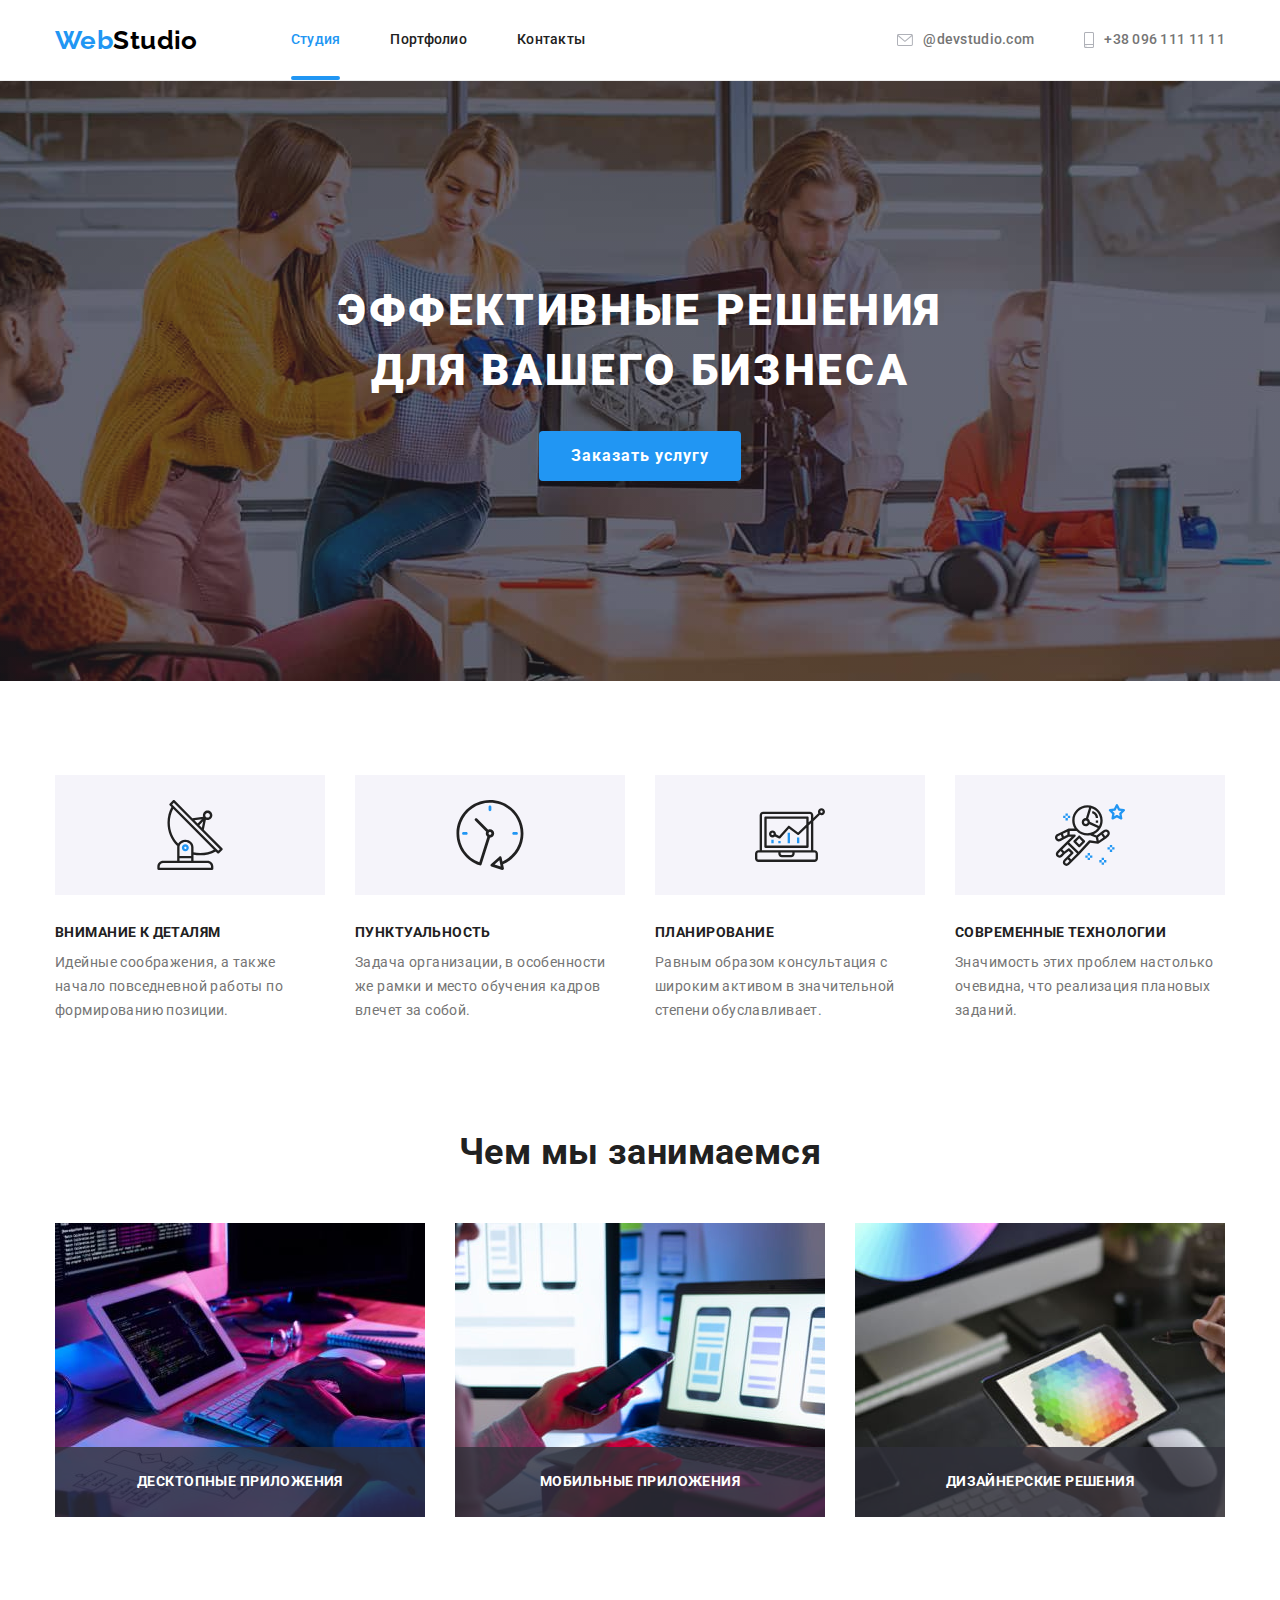
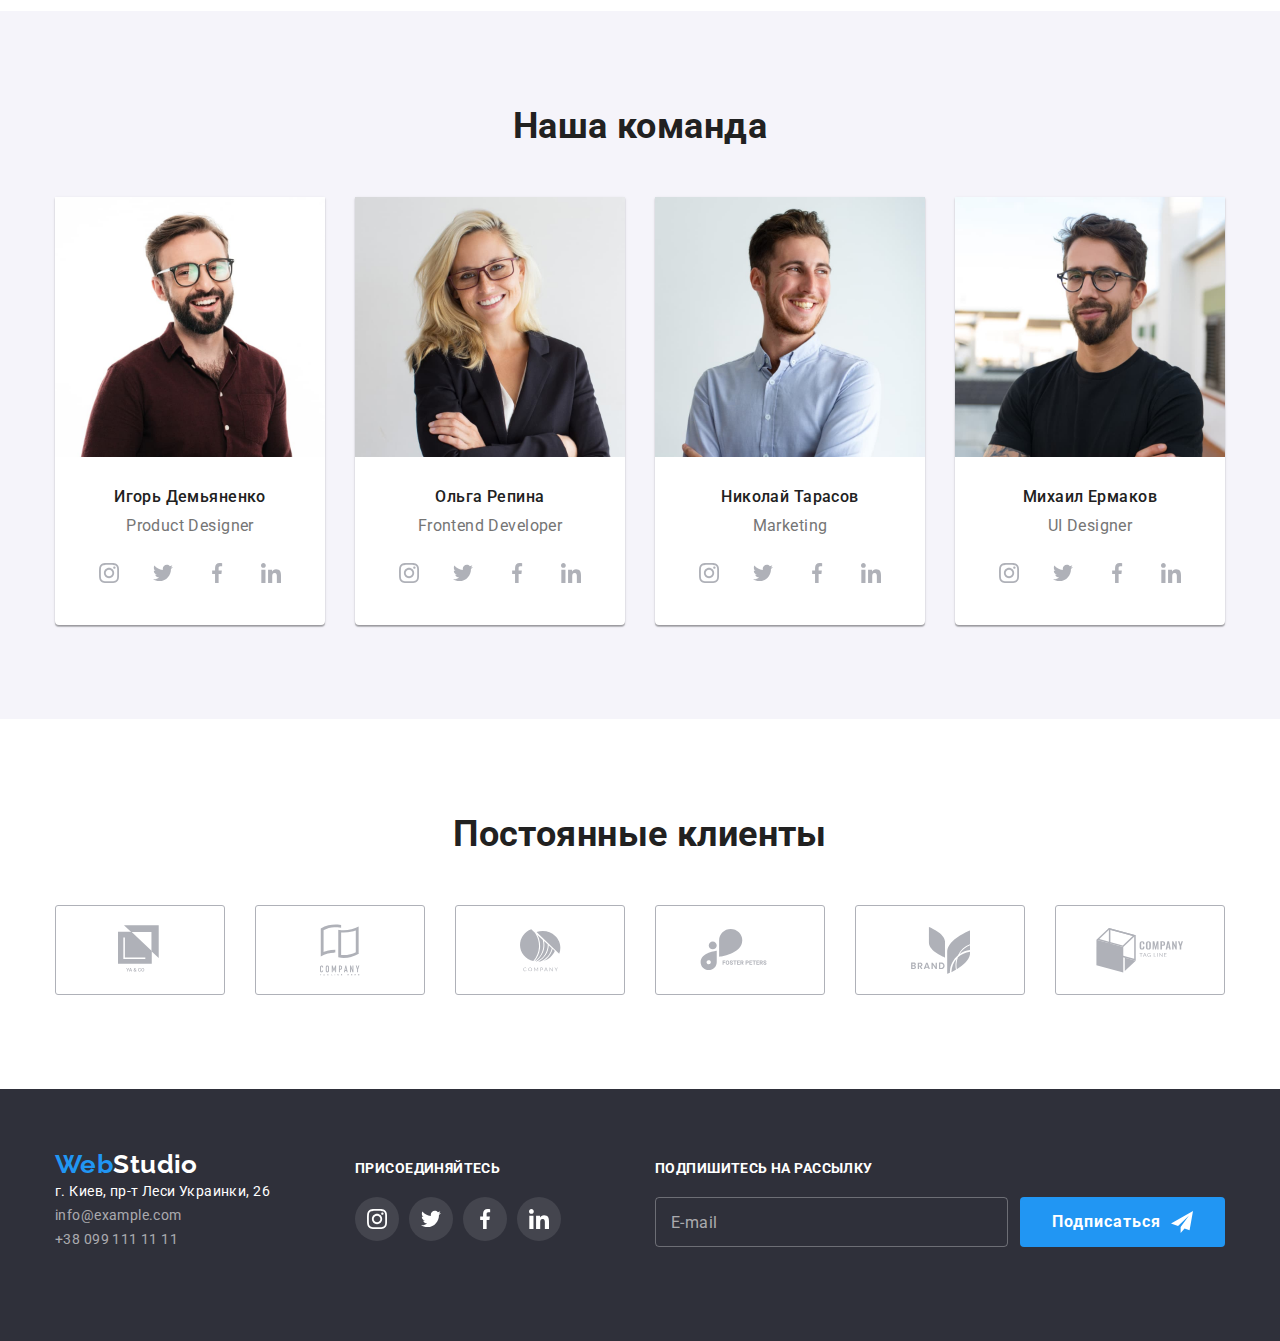
<file: index.html>
<!DOCTYPE html>
<html lang="ru">
  <head>
    <meta charset="UTF-8" />
    <meta http-equiv="X-UA-Compatible" content="IE=edge" />
    <meta name="viewport" content="width=device-width, initial-scale=1.0" />

    <title>Студия</title>
    <link rel="stylesheet" href="https://cdnjs.cloudflare.com/ajax/libs/modern-normalize/1.0.0/modern-normalize.min.css" />
    <link rel="preconnect" href="https://fonts.gstatic.com" />
    <link
      href="https://fonts.googleapis.com/css2?family=Raleway:wght@700&family=Roboto:wght@400;500;700;900&display=swap"
      rel="stylesheet"
    />
    <link rel="stylesheet" href="./css/main.min.css"/>
  </head>
  <body>
    <header class="page-header">
      <div class="container">
        <a href="./" class="link logo page-header__logo"><span class="logo--color">Web</span>Studio</a>
        <nav>
          <ul class="list site-nav">
            <li class="site-nav__item current"><a href="./" class="link site-nav__link">Студия</a></li>
            <li class="site-nav__item"><a href="./portfolio.html" class="link site-nav__link">Портфолио</a></li>
            <li class="site-nav__item"><a href="" class="link site-nav__link">Контакты</a></li>
          </ul>
        </nav>
        <ul class="list address">
          <li class="address__item">
            <a href="mailto:info@devstudio.com" class="link address__link">
              <svg class="address__icon" width="16" height="12">
                <use href="./images/icons.svg#icon-envelope"></use>
              </svg>
              <span>@devstudio.com</span>
            </a>
          </li>
          <li class="address-item">
            <a href="tel:+380961111111" class="link address__link">
              <svg class="address__icon" width="10" height="16">
                <use href="./images/icons.svg#icon-smartphone"></use>
              </svg>
              <span>+38 096 111 11 11</span>
            </a>
          </li>
        </ul>
      </div>
    </header>

    <main>
      <!-- Герой -->
      <section class="hero">
        <div class="hero__overlay">
          <div class="container">
            <div class="hero__content">
              <h1 class="hero__title">Эффективные решения для вашего бизнеса</h1>
              <button type="button" class="btn" data-modal-open>Заказать услугу</button>
            </div>
          </div>
        </div>
      </section>

      <!-- Особенности -->
      <section class="section features">
        <div class="container">
          <h2 class="text-hidden">Особенности</h2>
          <ul class="list grid">
            <li class="features__item grid__item">
              <div class="features__blok">
                <svg width="70" height="70">
                  <use href="./images/icons.svg#icon-antenna"></use>
                </svg>
              </div>
              <h3 class="features__title">Внимание к деталям</h3>
              <p class="features__text">Идейные соображения, а также начало повседневной работы по формированию позиции.</p>
            </li>
            <li class="features__item grid__item">
              <div class="features__blok">
                <svg width="70" height="70">
                  <use href="./images/icons.svg#icon-clock"></use>
                </svg>
              </div>
              <h3 class="features__title">Пунктуальность</h3>
              <p class="features__text">Задача организации, в особенности же рамки и место обучения кадров влечет за собой.</p>
            </li>
            <li class="features__item grid__item">
              <div class="features__blok">
                <svg width="70" height="70">
                  <use href="./images/icons.svg#icon-diagram"></use>
                </svg>
              </div>
              <h3 class="features__title">Планирование</h3>
              <p class="features__text">Равным образом консультация с широким активом в значительной степени обуславливает.</p>
            </li>
            <li class="features__item grid__item">
              <div class="features__blok">
                <svg width="70" height="70">
                  <use href="./images/icons.svg#icon-astronaut"></use>
                </svg>
              </div>
              <h3 class="features__title">Современные технологии</h3>
              <p class="features__text">Значимость этих проблем настолько очевидна, что реализация плановых заданий.</p>
            </li>
          </ul>
        </div>
      </section>

      <!-- Деятельность -->
      <section class="section operation">
        <div class="container">
          <h2 class="title">Чем мы занимаемся</h2>
          <ul class="list grid">
            <li class="operation__item grid__item">
              <div class="operation__blok">
                <img src="./images/about/box1.jpg" alt="Компьютер." width="370" height="294" />
                <p class="operation__caption">Десктопные приложения</p>
              </div>
            </li>
            <li class="operation__item grid__item">
              <div class="operation__blok">
                <img src="./images/about/box2.jpg" alt="Смартфон" width="370" height="294" />
                <p class="operation__caption">Мобильные приложения</p>
              </div>
            </li>
            <li class="operation__item grid__item">
              <div class="operation__blok">
                <img src="./images/about/box3.jpg" alt="Планшет" width="370" height="294" />
                <p class="operation__caption">Дизайнерские решения</p>
              </div>
            </li>
          </ul>
        </div>
      </section>

      <!-- Наша команда -->
      <section class="section team">
        <div class="container">
          <h2 class="title">Наша команда</h2>
          <ul class="list grid">
            <li class="team__item grid__item">
              <img src="./images/photo/img1.jpg" class="team__img" alt="Дизайнер продукта" width="270" height="260" />
              <h3 class="team__name">Игорь Демьяненко</h3>
              <p class="team__text">Product Designer</p>
              <ul class="team-social__list list">
                <li>
                  <a href="" class="team-social__link">
                    <svg class="team-social__icon" width="20" height="20">
                      <use href="./images/icons.svg#icon-instagram"></use>
                    </svg>
                  </a>
                </li>
                <li>
                  <a href="" class="team-social__link">
                    <svg class="team-social__icon" width="20" height="20">
                      <use href="./images/icons.svg#icon-twitter"></use>
                    </svg>
                  </a>
                </li>
                <li>
                  <a href="" class="team-social__link">
                    <svg class="team-social__icon" width="20" height="20">
                      <use href="./images/icons.svg#icon-facebook"></use>
                    </svg>
                  </a>
                </li>
                <li>
                  <a href="" class="team-social__link">
                    <svg class="team-social__icon" width="20" height="20">
                      <use href="./images/icons.svg#icon-linkedin"></use>
                    </svg>
                  </a>
                </li>
              </ul>
            </li>
            <li class="team__item grid__item">
              <img src="./images/photo/img2.jpg" class="team__img" alt="Разработчик" width="270" height="260" />
              <h3 class="team__name">Ольга Репина</h3>
              <p class="team__text">Frontend Developer</p>
              <ul class="team-social__list list">
                <li>
                  <a href="" class="team-social__link">
                    <svg class="team-social__icon" width="20" height="20">
                      <use href="./images/icons.svg#icon-instagram"></use>
                    </svg>
                  </a>
                </li>
                <li>
                  <a href="" class="team-social__link">
                    <svg class="team-social__icon" width="20" height="20">
                      <use href="./images/icons.svg#icon-twitter"></use>
                    </svg>
                  </a>
                </li>
                <li>
                  <a href="" class="team-social__link">
                    <svg class="team-social__icon" width="20" height="20">
                      <use href="./images/icons.svg#icon-facebook"></use>
                    </svg>
                  </a>
                </li>
                <li>
                  <a href="" class="team-social__link">
                    <svg class="team-social__icon" width="20" height="20">
                      <use href="./images/icons.svg#icon-linkedin"></use>
                    </svg>
                  </a>
                </li>
              </ul>
            </li>
            <li class="team__item grid__item">
              <img src="./images/photo/img3.jpg" class="team__img" alt="Маркетолог" width="270" height="260" />
              <h3 class="team__name">Николай Тарасов</h3>
              <p class="team__text">Marketing</p>
              <ul class="team-social__list list">
                <li>
                  <a href="" class="team-social__link">
                    <svg class="team-social__icon" width="20" height="20">
                      <use href="./images/icons.svg#icon-instagram"></use>
                    </svg>
                  </a>
                </li>
                <li>
                  <a href="" class="team-social__link">
                    <svg class="team-social__icon" width="20" height="20">
                      <use href="./images/icons.svg#icon-twitter"></use>
                    </svg>
                  </a>
                </li>
                <li>
                  <a href="" class="team-social__link">
                    <svg class="team-social__icon" width="20" height="20">
                      <use href="./images/icons.svg#icon-facebook"></use>
                    </svg>
                  </a>
                </li>
                <li>
                  <a href="" class="team-social__link">
                    <svg class="team-social__icon" width="20" height="20">
                      <use href="./images/icons.svg#icon-linkedin"></use>
                    </svg>
                  </a>
                </li>
              </ul>
            </li>
            <li class="team__item grid__item">
              <img src="./images/photo/img4.jpg" class="team__img" alt="Конструктор пользовательского интерфейса" width="270" height="260" />
              <h3 class="team__name">Михаил Ермаков</h3>
              <p class="team__text">UI Designer</p>
              <ul class="team-social__list list">
                <li>
                  <a href="" class="team-social__link">
                    <svg class="team-social__icon" width="20" height="20">
                      <use href="./images/icons.svg#icon-instagram"></use>
                    </svg>
                  </a>
                </li>
                <li>
                  <a href="" class="team-social__link">
                    <svg class="team-social__icon" width="20" height="20">
                      <use href="./images/icons.svg#icon-twitter"></use>
                    </svg>
                  </a>
                </li>
                <li>
                  <a href="" class="team-social__link">
                    <svg class="team-social__icon" width="20" height="20">
                      <use href="./images/icons.svg#icon-facebook"></use>
                    </svg>
                  </a>
                </li>
                <li>
                  <a href="" class="team-social__link">
                    <svg class="team-social__icon" width="20" height="20">
                      <use href="./images/icons.svg#icon-linkedin"></use>
                    </svg>
                  </a>
                </li>
              </ul>
            </li>
          </ul>
        </div>
      </section>
    </main>

    <section class="section client">
      <div class="container">
        <h2 class="title">Постоянные клиенты</h2>
        <ul class="list grid">
          <li class="client__item grid__item">
            <a href="" class="link client__link">
              <svg class="client__icon" width="45" height="50">
                <use href="./images/icons.svg#icon-logo1"></use>
              </svg>
            </a>
          </li>
          <li class="client__item grid__item">
            <a href="" class="link client__link">
              <svg class="client__icon" width="40" height="52">
                <use href="./images/icons.svg#icon-logo2"></use>
              </svg>
            </a>
          </li>
          <li class="client__item grid__item">
            <a href="" class="link client__link">
              <svg class="client__icon" width="41" height="43">
                <use href="./images/icons.svg#icon-logo3"></use>
              </svg>
            </a>
          </li>
          <li class="client__item grid__item">
            <a href="" class="link client__link">
              <svg class="client__icon" width="80" height="42">
                <use href="./images/icons.svg#icon-logo4"></use>
              </svg>
            </a>
          </li>
          <li class="client__item grid__item">
            <a href="" class="link client__link">
              <svg class="client__icon" width="59" height="47">
                <use href="./images/icons.svg#icon-logo5"></use>
              </svg>
            </a>
          </li>
          <li class="client__item grid__item">
            <a href="" class="link client__link">
              <svg class="client__icon" width="88" height="45">
                <use href="./images/icons.svg#icon-logo6"></use>
              </svg>
            </a>
          </li>
        </ul>
      </div>
    </section>

    <footer class="page-footer">
      <div class="container">
        <div class="requisites">
          <a href="./" class="link logo page-footer__logo"><span class="logo--color">Web</span>Studio</a>
          <address>
            <ul class="list">
              <li>
                <a href="https://goo.gl/maps/fyFfX9XR5Mxzys699" class="link requisites__link" target="_blank" rel="noreferrer noopener"
                  >г. Киев, пр-т Леси Украинки, 26
                </a>
              </li>
              <li><a href="mailto:info@example.com" class="link contacts-link">info@example.com</a></li>
              <li><a href="tel:+380991111111" class="link contacts-link">+38 099 111 11 11</a></li>
            </ul>
          </address>
        </div>

        <div class="social">
          <p class="page-footer__title">присоединяйтесь</p>
          <ul class="social__list list">
            <li class="social__item">
              <a href="" class="social__link">
                <svg class="social__icon" width="20" height="20">
                  <use href="./images/icons.svg#icon-instagram"></use>
                </svg>
              </a>
            </li>
            <li class="social__item">
              <a href="" class="social__link">
                <svg class="social__icon" width="20" height="20">
                  <use href="./images/icons.svg#icon-twitter"></use>
                </svg>
              </a>
            </li>
            <li class="social__item">
              <a href="" class="social__link">
                <svg class="social__icon" width="20" height="20">
                  <use href="./images/icons.svg#icon-facebook"></use>
                </svg>
              </a>
            </li>
            <li class="social__item">
              <a href="" class="social__link">
                <svg class="social__icon" width="20" height="20">
                  <use href="./images/icons.svg#icon-linkedin"></use>
                </svg>
              </a>
            </li>
          </ul>
        </div>

        <div class="mailing__blok">
          <p class="page-footer__title">Подпишитесь на рассылку</p>
          <form class="mailing__form">
            <input type="email" class="filed-mail" name="mailing_mail" placeholder="E-mail" required />
            <button type="submit" class="btn">
              <span>Подписаться</span>
              <svg class="mailing__icon" width="24" height="24">
                <use href="./images/icons.svg#icon-send"></use>
              </svg>
            </button>
          </form>
        </div>
      </div>
    </footer>

    <!-- modal window -->
    <div class="backdrop is-hidden" data-modal>
      <div class="order-modal">
        <button type="button" class="close-btn" data-modal-close aria-label="кнопка закрыть окно">
          <svg class="close-btn__icon" width="18" height="18">
            <use href="./images/icons.svg#icon-close"></use>
          </svg>
        </button>
        <form class="user-data-form">
          <p class="order-modal__title">Оставьте свои данные, мы вам перезвоним</p>
          <div class="order-modal__filed">
            <label for="user_name">Имя</label>
            <input type="text" id="user_name" name="user_name" />
            <svg class="order-modal__icon" width="18" height="18">
              <use href="./images/icons.svg#icon-person"></use>
            </svg>
          </div>

          <div class="order-modal__filed">
            <label for="user_tel">Телефон</label>
            <input type="tel" id="user_tel" name="user_tel" required />
            <svg class="order-modal__icon" width="18" height="18">
              <use href="./images/icons.svg#icon-phone"></use>
            </svg>
          </div>

          <div class="order-modal__filed">
            <label for="user_mail">Почта</label>
            <input type="email" id="user_mail" name="user_mail" />
            <svg class="order-modal__icon" width="18" height="18">
              <use href="./images/icons.svg#icon-email"></use>
            </svg>
          </div>

          <div class="order-modal__filed">
            <label for="comment">Комментарий</label>
            <textarea class="order-modal__comment" name="comment" placeholder="Введите текст" id="comment" cols="" rows="5"></textarea>
          </div>

          <div class="order-modal__check">
            <label>
              <input type="checkbox" class="order-modal_checkbox" name="pact" />
              <span class="check-icon"></span>
              Соглашаюсь с рассылкой и принимаю <a href="javascript:void(0)" class="accord">Условия договора</a>
            </label>
          </div>

          <button type="submit" class="btn">Отправить</button>
        </form>
      </div>
    </div>

    <script src="./js/modal.js"></script>
    <script src="./js/submit-user-data.js"></script>
  </body>
</html>
</file>
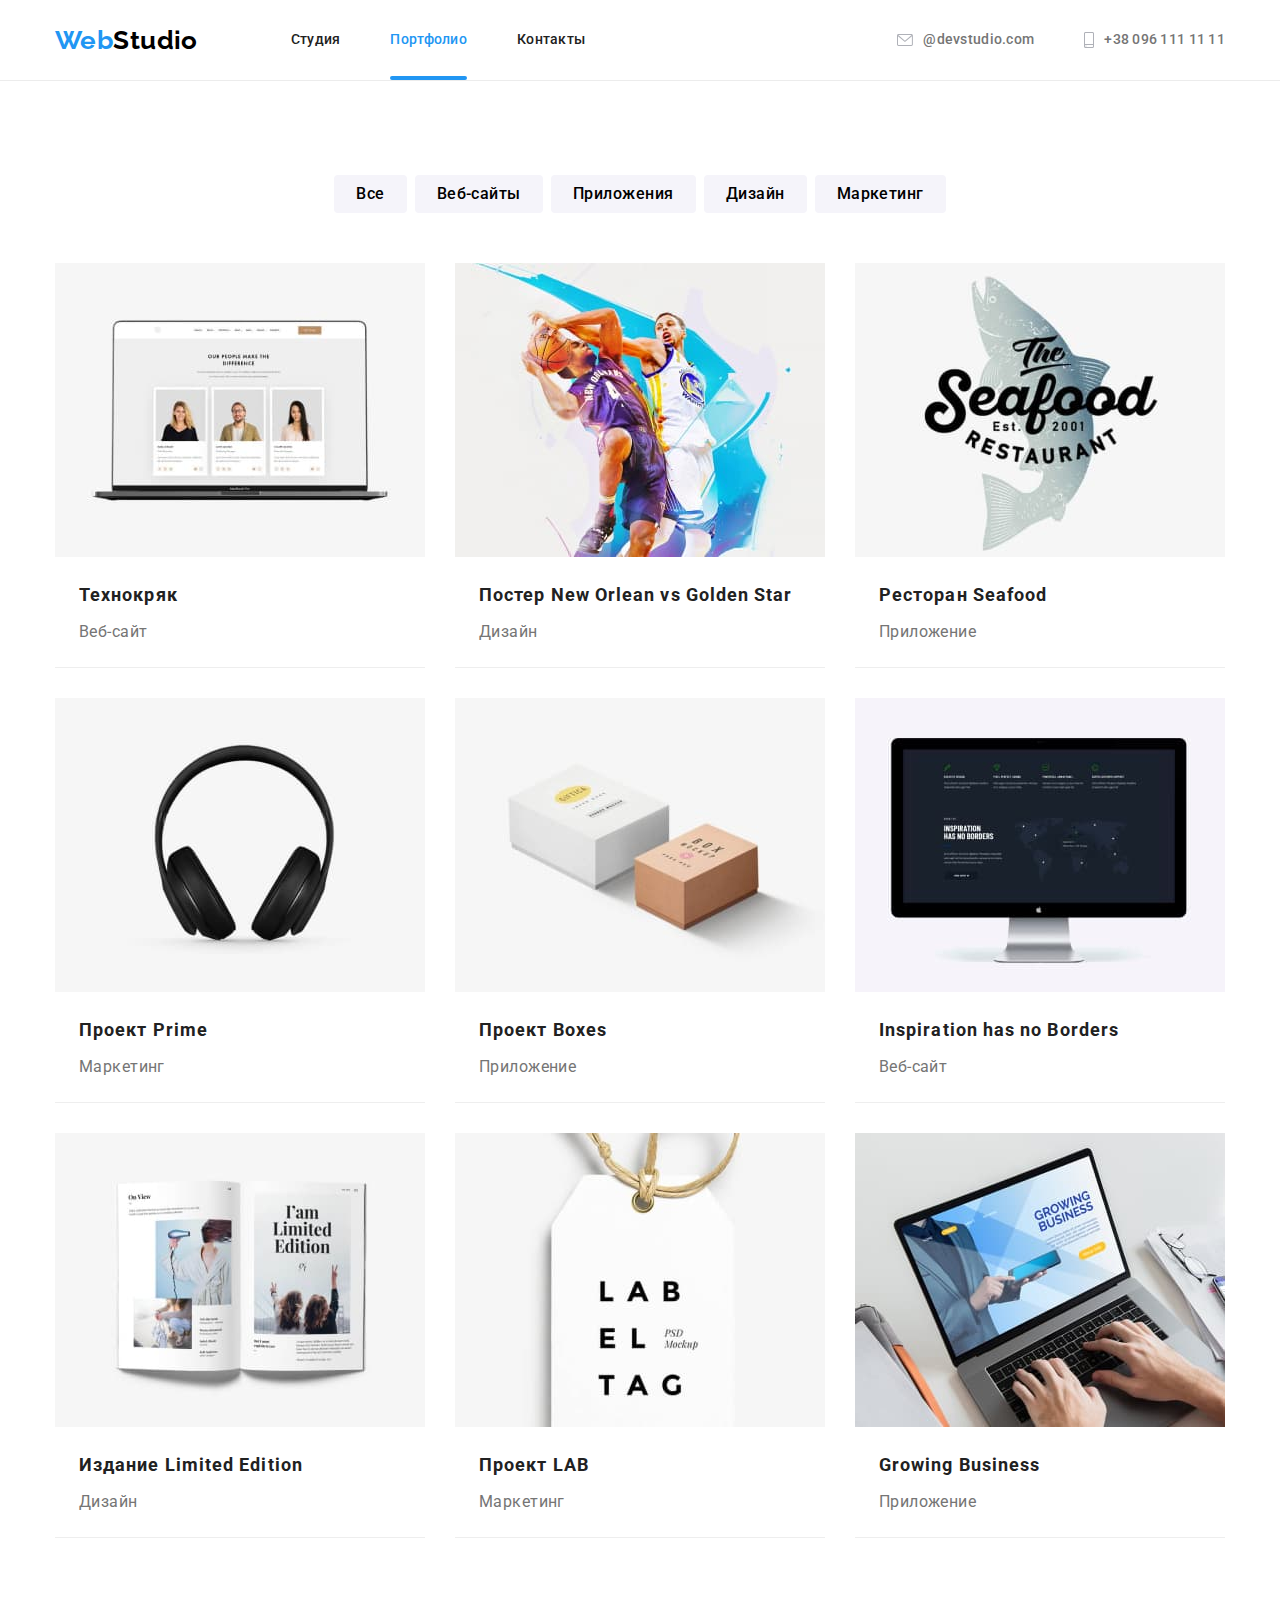
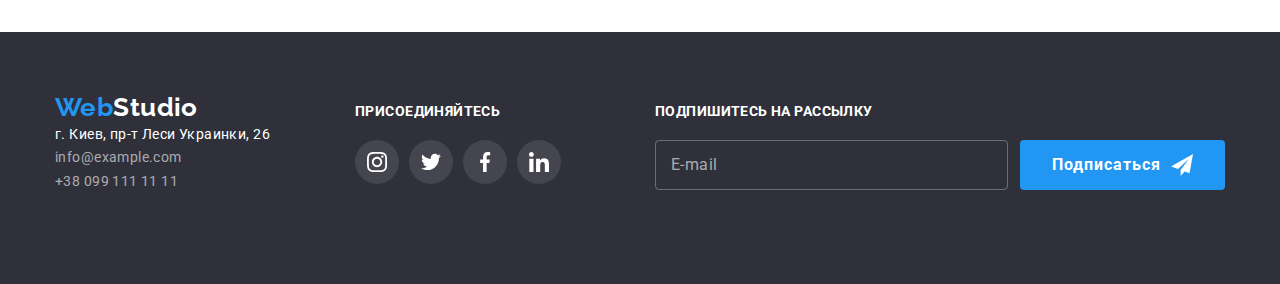
<file: portfolio.html>
<!DOCTYPE html>
<html lang="ru">
  <head>
    <meta charset="UTF-8" />
    <meta http-equiv="X-UA-Compatible" content="IE=edge" />
    <meta name="viewport" content="width=device-width, initial-scale=1.0" />
    <title>Портфолио</title>
    <link rel="stylesheet" href="https://cdnjs.cloudflare.com/ajax/libs/modern-normalize/1.0.0/modern-normalize.min.css" />
    <link rel="preconnect" href="https://fonts.gstatic.com" />
    <link
      href="https://fonts.googleapis.com/css2?family=Raleway:wght@700&family=Roboto:wght@400;500;700;900&display=swap"
      rel="stylesheet"
    />
    <link rel="stylesheet" href="./css/main.min.css" />
  </head>
  <body>
    <header class="page-header">
      <div class="container">
        <a href="./" class="link logo page-header__logo"><span class="logo--color">Web</span>Studio</a>
        <nav>
          <ul class="list site-nav">
            <li class="site-nav__item"><a href="./" class="link site-nav__link">Студия</a></li>
            <li class="site-nav__item current"><a href="./portfolio.html" class="link site-nav__link">Портфолио</a></li>
            <li class="site-nav__item"><a href="" class="link site-nav__link">Контакты</a></li>
          </ul>
        </nav>
        <ul class="list address">
          <li class="address__item">
            <a href="mailto:info@devstudio.com" class="link address__link">
              <svg class="address__icon" width="16" height="12">
                <use href="./images/icons.svg#icon-envelope"></use>
              </svg>
              <span>@devstudio.com</span>
            </a>
          </li>
          <li class="address-item">
            <a href="tel:+380961111111" class="link address__link">
              <svg class="address__icon" width="10" height="16">
                <use href="./images/icons.svg#icon-smartphone"></use>
              </svg>
              <span>+38 096 111 11 11</span>
            </a>
          </li>
        </ul>
      </div>
    </header>

    <main>
      <section class="section">
        <div class="container">
          <h1 class="text-hidden">Проекты</h1>
          <ul class="list buttons-block">
            <li><button type="button" class="button current-btn">Все</button></li>
            <li><button type="button" class="button">Веб-сайты</button></li>
            <li><button type="button" class="button">Приложения</button></li>
            <li><button type="button" class="button">Дизайн</button></li>
            <li><button type="button" class="button">Маркетинг</button></li>
          </ul>
          <ul class="list grid">
            <li class="project__item grid__item">
              <a href="" class="project__link link show-overlay">
                <div class="project__face">
                  <img src="./images/projects/img1.jpg" alt="оформление проекта" width="370" height="294" />
                  <p class="project__overlay">
                    Технокряк это современная площадка распространения коронавируса. Компании используют эту платформу для цифрового
                    шпионажа и атак на защищённые сервера конкурентов.
                  </p>
                </div>
                <div class="project__text">
                  <h2 class="project__name">Технокряк</h2>
                  <p class="project__caption">Веб-сайт</p>
                </div>
              </a>
            </li>
            <li class="project__item grid__item">
              <a href="" class="project__link link show-overlay">
                <div class="project__face">
                  <img src="./images/projects/img2.jpg" alt="оформление проекта" width="370" height="294" />
                  <p class="project__overlay">
                    Технокряк это современная площадка распространения коронавируса. Компании используют эту платформу для цифрового
                    шпионажа и атак на защищённые сервера конкурентов.
                  </p>
                </div>
                <div class="project__text">
                  <h2 class="project__name">Постер New Orlean vs Golden Star</h2>
                  <p class="project__caption">Дизайн</p>
                </div>
              </a>
            </li>
            <li class="project__item grid__item">
              <a href="" class="project__link link show-overlay">
                <div class="project__face">
                  <img src="./images/projects/img3.jpg" alt="оформление проекта" width="370" height="294" />
                  <p class="project__overlay">
                    Технокряк это современная площадка распространения коронавируса. Компании используют эту платформу для цифрового
                    шпионажа и атак на защищённые сервера конкурентов.
                  </p>
                </div>
                <div class="project__text">
                  <h2 class="project__name">Ресторан Seafood</h2>
                  <p class="project__caption">Приложение</p>
                </div>
              </a>
            </li>
            <li class="project__item grid__item">
              <a href="" class="project__link link show-overlay">
                <div class="project__face">
                  <img src="./images/projects/img4.jpg" alt="оформление проекта" width="370" height="294" />
                  <p class="project__overlay">
                    Технокряк это современная площадка распространения коронавируса. Компании используют эту платформу для цифрового
                    шпионажа и атак на защищённые сервера конкурентов.
                  </p>
                </div>
                <div class="project__text">
                  <h2 class="project__name">Проект Prime</h2>
                  <p class="project__caption">Маркетинг</p>
                </div>
              </a>
            </li>
            <li class="project__item grid__item">
              <a href="" class="project__link link show-overlay">
                <div class="project__face">
                  <img src="./images/projects/img5.jpg" alt="оформление проекта" width="370" height="294" />
                  <p class="project__overlay">
                    Технокряк это современная площадка распространения коронавируса. Компании используют эту платформу для цифрового
                    шпионажа и атак на защищённые сервера конкурентов.
                  </p>
                </div>
                <div class="project__text">
                  <h2 class="project__name">Проект Boxes</h2>
                  <p class="project__caption">Приложение</p>
                </div>
              </a>
            </li>
            <li class="project__item grid__item">
              <a href="" class="project__link link show-overlay">
                <div class="project__face">
                  <img src="./images/projects/img6.jpg" alt="оформление проекта" width="370" height="294" />
                  <p class="project__overlay">
                    Технокряк это современная площадка распространения коронавируса. Компании используют эту платформу для цифрового
                    шпионажа и атак на защищённые сервера конкурентов.
                  </p>
                </div>
                <div class="project__text">
                  <h2 class="project__name">Inspiration has no Borders</h2>
                  <p class="project__caption">Веб-сайт</p>
                </div>
              </a>
            </li>
            <li class="project__item grid__item">
              <a href="" class="project__link link show-overlay">
                <div class="project__face">
                  <img src="./images/projects/img7.jpg" alt="оформление проекта" width="370" height="294" />
                  <p class="project__overlay">
                    Технокряк это современная площадка распространения коронавируса. Компании используют эту платформу для цифрового
                    шпионажа и атак на защищённые сервера конкурентов.
                  </p>
                </div>
                <div class="project__text">
                  <h2 class="project__name">Издание Limited Edition</h2>
                  <p class="project__caption">Дизайн</p>
                </div>
              </a>
            </li>
            <li class="project__item grid__item">
              <a href="" class="project__link link show-overlay">
                <div class="project__face">
                  <img src="./images/projects/img8.jpg" alt="оформление проекта" width="370" height="294" />
                  <p class="project__overlay">
                    Технокряк это современная площадка распространения коронавируса. Компании используют эту платформу для цифрового
                    шпионажа и атак на защищённые сервера конкурентов.
                  </p>
                </div>
                <div class="project__text">
                  <h2 class="project__name">Проект LAB</h2>
                  <p class="project__caption">Маркетинг</p>
                </div>
              </a>
            </li>
            <li class="project__item grid__item">
              <a href="" class="project__link link show-overlay">
                <div class="project__face">
                  <img src="./images/projects/img9.jpg" alt="оформление проекта" width="370" height="294" />
                  <p class="project__overlay">
                    Технокряк это современная площадка распространения коронавируса. Компании используют эту платформу для цифрового
                    шпионажа и атак на защищённые сервера конкурентов.
                  </p>
                </div>
                <div class="project__text">
                  <h2 class="project__name">Growing Business</h2>
                  <p class="project__caption">Приложение</p>
                </div>
              </a>
            </li>
          </ul>
        </div>
      </section>
    </main>

    <footer class="page-footer">
      <div class="container">
        <div class="requisites">
          <a href="./" class="link logo page-footer__logo"><span class="logo--color">Web</span>Studio</a>
          <address>
            <ul class="list">
              <li>
                <a href="https://goo.gl/maps/fyFfX9XR5Mxzys699" class="link requisites__link" target="_blank" rel="noreferrer noopener"
                  >г. Киев, пр-т Леси Украинки, 26
                </a>
              </li>
              <li><a href="mailto:info@example.com" class="link contacts-link">info@example.com</a></li>
              <li><a href="tel:+380991111111" class="link contacts-link">+38 099 111 11 11</a></li>
            </ul>
          </address>
        </div>

        <div class="social">
          <p class="page-footer__title">присоединяйтесь</p>
          <ul class="social__list list">
            <li class="social__item">
              <a href="" class="social__link">
                <svg class="social__icon" width="20" height="20">
                  <use href="./images/icons.svg#icon-instagram"></use>
                </svg>
              </a>
            </li>
            <li class="social__item">
              <a href="" class="social__link">
                <svg class="social__icon" width="20" height="20">
                  <use href="./images/icons.svg#icon-twitter"></use>
                </svg>
              </a>
            </li>
            <li class="social__item">
              <a href="" class="social__link">
                <svg class="social__icon" width="20" height="20">
                  <use href="./images/icons.svg#icon-facebook"></use>
                </svg>
              </a>
            </li>
            <li class="social__item">
              <a href="" class="social__link">
                <svg class="social__icon" width="20" height="20">
                  <use href="./images/icons.svg#icon-linkedin"></use>
                </svg>
              </a>
            </li>
          </ul>
        </div>

        <div class="mailing__blok">
          <p class="page-footer__title">Подпишитесь на рассылку</p>
          <form class="mailing__form">
            <input type="email" class="filed-mail" name="mailing_mail" placeholder="E-mail" required />
            <button type="submit" class="btn">
              <span>Подписаться</span>
              <svg class="mailing__icon" width="24" height="24">
                <use href="./images/icons.svg#icon-send"></use>
              </svg>
            </button>
          </form>
        </div>
      </div>
    </footer>
  </body>
</html>
</file>
<file: css/main.min.css>
:root{--grid-item: 1;--timing-function: cubic-bezier(0.4, 0, 0.2, 1)}h1,h2,h3,h4,h5,h6,p{margin-top:0}img{display:block;max-width:100%;height:auto}body{font-family:Roboto,sans-serif;font-size:14px;background-color:white;color:#212121;letter-spacing:0.03em}textarea{resize:none}.link{font-style:normal;text-decoration:none}.list{list-style:none;margin:0;padding:0}.container{width:1200px;padding:0 15px;margin:0 auto}.section{padding:94px 0}.title{font-weight:700;font-size:36px;line-height:1.17;text-align:center;margin-bottom:50px}.text-hidden{position:absolute !important;clip:rect(1px 1px 1px 1px);clip:rect(1px, 1px, 1px, 1px);padding:0 !important;border:0 !important;height:1px !important;width:1px !important;overflow:hidden}.logo{font-family:Raleway;font-weight:700;font-size:26px;line-height:1.19}.logo--color{color:#2196f3}.grid{display:-webkit-box;display:-ms-flexbox;display:flex;-ms-flex-wrap:wrap;flex-wrap:wrap;margin-left:-30px;margin-top:-30px}.grid__item{-ms-flex-preferred-size:calc((100% - 30px * var(--grid-item)) / var(--grid-item));flex-basis:calc((100% - 30px * var(--grid-item)) / var(--grid-item));margin-left:30px;margin-top:30px}.btn{min-width:200px;font-family:inherit;font-weight:700;font-size:16px;line-height:1.87;-webkit-box-align:center;-ms-flex-align:center;align-items:center;letter-spacing:0.06em;color:white;padding:10px 32px;background:#2196f3;border-radius:4px;border:none;-webkit-transition-property:background-color, cursor;transition-property:background-color, cursor;-webkit-transition-duration:250ms;transition-duration:250ms;-webkit-transition-timing-function:var(--timing-function);transition-timing-function:var(--timing-function)}.btn:hover{background-color:#188ce8;cursor:pointer}.page-header{display:-webkit-box;display:-ms-flexbox;display:flex;border-bottom:1px solid #ececec}.page-header .container{display:-webkit-box;display:-ms-flexbox;display:flex;-webkit-box-pack:start;-ms-flex-pack:start;justify-content:flex-start;-webkit-box-align:center;-ms-flex-align:center;align-items:center}.page-header__logo{color:black}.site-nav{display:-webkit-box;display:-ms-flexbox;display:flex;-webkit-box-align:center;-ms-flex-align:center;align-items:center;margin-left:93px;height:80px}.site-nav .site-nav__item:not(:last-child){margin-right:50px}.site-nav__link{display:block;padding-top:7px;padding-bottom:7px;font-weight:500;line-height:1.14;letter-spacing:0.02em;color:inherit;-webkit-transition-property:color;transition-property:color;-webkit-transition-duration:250ms;transition-duration:250ms;-webkit-transition-timing-function:var(--timing-function);transition-timing-function:var(--timing-function)}.site-nav__link:hover,.site-nav__link:focus{color:#2196f3}.current{display:-webkit-box;display:-ms-flexbox;display:flex;-webkit-box-orient:vertical;-webkit-box-direction:normal;-ms-flex-direction:column;flex-direction:column;-webkit-box-pack:center;-ms-flex-pack:center;justify-content:center;position:relative;color:#2196f3;height:100%}.current::after{content:'';position:absolute;bottom:0;height:4px;width:100%;border:solid 2px #2196f3;border-radius:2px}.address{display:-webkit-box;display:-ms-flexbox;display:flex;margin-left:auto}.address__item:not(:last-child){margin-right:50px}.address__link{display:-webkit-box;display:-ms-flexbox;display:flex;-webkit-box-align:center;-ms-flex-align:center;align-items:center;padding-top:7px;padding-bottom:7px;color:#757575;font-weight:500;line-height:1.14;letter-spacing:0.02em;-webkit-transition-property:color;transition-property:color;-webkit-transition-duration:250ms;transition-duration:250ms;-webkit-transition-timing-function:var(--timing-function);transition-timing-function:var(--timing-function)}.address__link:hover,.address__link:focus{color:#2196f3}.address__icon{margin-right:10px;fill:#afb1b8;-webkit-transition-property:fill;transition-property:fill;-webkit-transition-duration:250ms;transition-duration:250ms;-webkit-transition-timing-function:var(--timing-function);transition-timing-function:var(--timing-function)}.address__link:hover .address__icon,.address__link:focus .address__icon{fill:#2196f3}.page-footer{background-color:#2f303a;height:252px}.page-footer .container{display:-webkit-box;display:-ms-flexbox;display:flex;-webkit-box-pack:justify;-ms-flex-pack:justify;justify-content:space-between}.page-footer__logo{color:white;margin-bottom:20px}.page-footer__title{font-weight:bold;font-size:14px;line-height:1.14;text-transform:uppercase;margin-bottom:20px;color:#ffffff}.requisites{padding-top:60px;width:calc((50% - 45px) / 2)}.requisites__link{line-height:1.71;color:white;-webkit-transition-property:color;transition-property:color;-webkit-transition-duration:250ms;transition-duration:250ms;-webkit-transition-timing-function:var(--timing-function);transition-timing-function:var(--timing-function)}.requisites__link:hover,.requisites__link:focus{color:#2196f3}.contacts-link{line-height:1.71;color:rgba(255,255,255,0.6);margin-top:9px;-webkit-transition-property:color;transition-property:color;-webkit-transition-duration:250ms;transition-duration:250ms;-webkit-transition-timing-function:var(--timing-function);transition-timing-function:var(--timing-function)}.contacts-link:hover,.contacts-link:focus{color:#2196f3}.social{padding-top:72px;width:calc((50% - 45px) / 2)}.social__list{display:-webkit-box;display:-ms-flexbox;display:flex}.social__list .social__item:not(:last-child){margin-right:10px}.social__link{display:-webkit-box;display:-ms-flexbox;display:flex;-webkit-box-pack:center;-ms-flex-pack:center;justify-content:center;-webkit-box-align:center;-ms-flex-align:center;align-items:center;width:44px;height:44px;background-color:rgba(255,255,255,0.1);background-repeat:no-repeat;background-position:center;border-radius:50%;-webkit-transition-property:background-color;transition-property:background-color;-webkit-transition-duration:250ms;transition-duration:250ms;-webkit-transition-timing-function:var(--timing-function);transition-timing-function:var(--timing-function)}.social__link:hover,.social__link:focus{background-color:#2196f3}.social__icon{fill:white}.mailing__blok{padding-top:72px;width:calc(50% - 15px)}.filed-mail{width:358px;height:50px;margin-right:12px;background-color:var(--bgc-dark);color:white;padding:15px;font-size:16px;line-height:1.25;letter-spacing:0.03em;border:1px solid rgba(255,255,255,0.3);border-radius:4px}.filed-mail::-webkit-input-placeholder{padding-top:15px;padding-bottom:15px;font-size:16px;line-height:1.25;letter-spacing:0.03em;color:rgba(255,255,255,0.6)}.filed-mail:-ms-input-placeholder{padding-top:15px;padding-bottom:15px;font-size:16px;line-height:1.25;letter-spacing:0.03em;color:rgba(255,255,255,0.6)}.filed-mail::-ms-input-placeholder{padding-top:15px;padding-bottom:15px;font-size:16px;line-height:1.25;letter-spacing:0.03em;color:rgba(255,255,255,0.6)}.filed-mail::placeholder{padding-top:15px;padding-bottom:15px;font-size:16px;line-height:1.25;letter-spacing:0.03em;color:rgba(255,255,255,0.6)}.mailing__form{display:-webkit-box;display:-ms-flexbox;display:flex;-webkit-box-orient:horizontal;-webkit-box-direction:normal;-ms-flex-direction:row;flex-direction:row}.mailing__form button{display:-webkit-box;display:-ms-flexbox;display:flex;-webkit-box-align:center;-ms-flex-align:center;align-items:center}.mailing__icon{margin-left:10px}.hero{text-align:center;background-color:#afb1b8;background-image:-webkit-gradient(linear, left top, right top, from(rgba(47,48,58,0.4)), to(rgba(47,48,58,0.4)));background-image:linear-gradient(to right, rgba(47,48,58,0.4), rgba(47,48,58,0.4))}.hero__overlay{display:-webkit-box;display:-ms-flexbox;display:flex;-webkit-box-align:center;-ms-flex-align:center;align-items:center;max-width:1600px;height:600px;margin-left:auto;margin-right:auto;background-image:-webkit-gradient(linear, left top, right top, from(rgba(47,48,58,0.4)), to(rgba(47,48,58,0.4))),url(../images/bg/hero-bg.jpg);background-image:linear-gradient(to right, rgba(47,48,58,0.4), rgba(47,48,58,0.4)),url(../images/bg/hero-bg.jpg);background-repeat:no-repeat;background-position:center;background-size:cover}.hero__overlay .container{display:-webkit-box;display:-ms-flexbox;display:flex;-webkit-box-pack:center;-ms-flex-pack:center;justify-content:center}.hero__content{width:calc(100% / 12 * 7)}.hero__title{margin-top:0;margin-bottom:30px;font-weight:900;font-size:44px;line-height:1.36;letter-spacing:0.06em;text-transform:uppercase;color:white}.backdrop{position:fixed;top:0;left:0;opacity:1;width:100vw;height:100vh;background-color:rgba(0,0,0,0.2);-webkit-transition-property:opacity;transition-property:opacity;-webkit-transition-duration:300ms;transition-duration:300ms;-webkit-transition-timing-function:linear;transition-timing-function:linear}.order-modal{position:absolute;top:50%;left:50%;min-width:528px;min-height:581px;-webkit-transform:scale(1) translate(-50%, -50%);transform:scale(1) translate(-50%, -50%);background-color:white;-webkit-box-shadow:0px 1px 3px rgba(0,0,0,0.12),0px 1px 1px rgba(0,0,0,0.14),0px 2px 1px rgba(0,0,0,0.2);box-shadow:0px 1px 3px rgba(0,0,0,0.12),0px 1px 1px rgba(0,0,0,0.14),0px 2px 1px rgba(0,0,0,0.2);border-radius:4px;-webkit-transition-property:-webkit-transform;transition-property:-webkit-transform;transition-property:transform;transition-property:transform, -webkit-transform;-webkit-transition-duration:300ms;transition-duration:300ms;-webkit-transition-timing-function:linear;transition-timing-function:linear}.is-hidden{opacity:0;pointer-events:none;-webkit-transition-property:opacity;transition-property:opacity;-webkit-transition-duration:300ms;transition-duration:300ms;-webkit-transition-timing-function:linear;transition-timing-function:linear}.is-hidden .order-modal{-webkit-transform:scale(0);transform:scale(0);-webkit-transition-property:-webkit-transform;transition-property:-webkit-transform;transition-property:transform;transition-property:transform, -webkit-transform;-webkit-transition-duration:300ms;transition-duration:300ms;-webkit-transition-timing-function:linear;transition-timing-function:linear}.close-btn{display:-webkit-box;display:-ms-flexbox;display:flex;-webkit-box-pack:center;-ms-flex-pack:center;justify-content:center;-webkit-box-align:center;-ms-flex-align:center;align-items:center;position:absolute;top:8px;right:8px;width:30px;height:30px;padding:0;background-color:white;border:1px solid rgba(0,0,0,0.1);border-radius:50%;-webkit-transition-property:border-color;transition-property:border-color;-webkit-transition-duration:250ms;transition-duration:250ms;-webkit-transition-timing-function:var(--timing-function);transition-timing-function:var(--timing-function)}.close-btn{display:-webkit-box;display:-ms-flexbox;display:flex;-webkit-box-pack:center;-ms-flex-pack:center;justify-content:center;-webkit-box-align:center;-ms-flex-align:center;align-items:center;position:absolute;top:8px;right:8px;width:30px;height:30px;padding:0;background-color:white;border:1px solid rgba(0,0,0,0.1);border-radius:50%;-webkit-transition-property:border-color;transition-property:border-color;-webkit-transition-duration:250ms;transition-duration:250ms;-webkit-transition-timing-function:var(--timing-function);transition-timing-function:var(--timing-function)}.close-btn:hover .close-btn__icon{fill:#2196f3}.user-data-form{display:-webkit-inline-box;display:-ms-inline-flexbox;display:inline-flex;-webkit-box-orient:vertical;-webkit-box-direction:normal;-ms-flex-direction:column;flex-direction:column;padding:40px}.user-data-form label{font-size:12px;line-height:1.16;letter-spacing:0.01em;color:#757575}.order-modal__title{font-weight:700;font-size:20px;line-height:1.15;text-align:center;letter-spacing:0.03em;margin-bottom:12px}.order-modal__icon{position:absolute;left:12px;bottom:11px;-webkit-transition-property:fill;transition-property:fill;-webkit-transition-duration:250ms;transition-duration:250ms;-webkit-transition-timing-function:var(--timing-function);transition-timing-function:var(--timing-function)}.order-modal__filed{display:-webkit-box;display:-ms-flexbox;display:flex;-webkit-box-orient:vertical;-webkit-box-direction:normal;-ms-flex-direction:column;flex-direction:column;position:relative;margin-bottom:10px}.order-modal__filed label{margin-bottom:4px}.order-modal__filed input{display:-webkit-box;display:-ms-flexbox;display:flex;-webkit-box-align:center;-ms-flex-align:center;align-items:center;height:40px;padding-left:42px;font-size:16px;line-height:1.25;letter-spacing:0.03em;border:1px solid rgba(33,33,33,0.2);border-radius:4px;-webkit-transition-property:border;transition-property:border;-webkit-transition-duration:250ms;transition-duration:250ms;-webkit-transition-timing-function:var(--timing-function);transition-timing-function:var(--timing-function)}.order-modal__filed input:focus{border-color:#2196f3;outline:none}.order-modal__comment{padding:12px 16px;font-size:16px;line-height:1.25;letter-spacing:0.03em;border:1px solid rgba(33,33,33,0.2);border-radius:4px}.order-modal__comment:focus{border-color:#2196f3;outline:none}.order-modal__comment::-webkit-input-placeholder{font-size:14px;line-height:1.14;letter-spacing:0.01em;color:rgba(117,117,117,0.5)}.order-modal__comment:-ms-input-placeholder{font-size:14px;line-height:1.14;letter-spacing:0.01em;color:rgba(117,117,117,0.5)}.order-modal__comment::-ms-input-placeholder{font-size:14px;line-height:1.14;letter-spacing:0.01em;color:rgba(117,117,117,0.5)}.order-modal__comment::placeholder{font-size:14px;line-height:1.14;letter-spacing:0.01em;color:rgba(117,117,117,0.5)}.user-data-form input:focus+.order-modal__icon{fill:#2196f3}.order-modal__check label{display:-webkit-box;display:-ms-flexbox;display:flex;-webkit-box-align:center;-ms-flex-align:center;align-items:center;-webkit-box-pack:center;-ms-flex-pack:center;justify-content:center;font-size:14px;line-height:1.71;letter-spacing:0.03em}.order-modal_checkbox{appearance:none;-webkit-appearance:none;-moz-appearance:none;position:absolute}.check-icon{display:inline-block;width:16px;height:15px;margin-right:8px;border:2px solid #212121;border-radius:2px;background-color:white;background-image:url();-webkit-transition-property:border, background-color, background-image;transition-property:border, background-color, background-image;-webkit-transition-duration:250ms;transition-duration:250ms;-webkit-transition-timing-function:var(--timing-function);transition-timing-function:var(--timing-function)}.order-modal_checkbox:checked+.check-icon{border:none;background-color:#2196f3;background-image:url(../images/icons/check.svg)}.accord{margin-left:4px;color:#2196f3}.user-data-form .btn{margin-left:auto;margin-right:auto}.features__item{--grid-item: 4}.features__blok{display:-webkit-box;display:-ms-flexbox;display:flex;-webkit-box-pack:center;-ms-flex-pack:center;justify-content:center;-webkit-box-align:center;-ms-flex-align:center;align-items:center;height:120px;margin-bottom:30px;background-color:#f5f4fa}.features__title{font-weight:700;font-size:14px;line-height:1.14;text-transform:uppercase;margin-bottom:10px}.features__text{line-height:1.71;color:#757575}.section.features{padding-bottom:0}.operation__item{--grid-item: 3}.operation__blok{position:relative}.operation__caption{width:100%;height:70px;position:absolute;bottom:0;margin-bottom:0;display:-webkit-box;display:-ms-flexbox;display:flex;-webkit-box-pack:center;-ms-flex-pack:center;justify-content:center;-webkit-box-align:center;-ms-flex-align:center;align-items:center;background-color:rgba(47,48,58,0.8);font-weight:700;font-size:14px;line-height:1.14;letter-spacing:0.03em;text-transform:uppercase;color:white}.team{background-color:#f5f4fa}.team__item{--grid-item: 4;text-align:center;padding-bottom:30px;background-color:white;-webkit-box-shadow:0px 1px 3px rgba(0,0,0,0.12),0px 1px 1px rgba(0,0,0,0.14),0px 2px 1px rgba(0,0,0,0.2);box-shadow:0px 1px 3px rgba(0,0,0,0.12),0px 1px 1px rgba(0,0,0,0.14),0px 2px 1px rgba(0,0,0,0.2);border-radius:0px 0px 4px 4px}.team__img{margin-bottom:30px}.team__name{font-weight:500;font-size:16px;line-height:1.19;margin-bottom:10px}.team__text{font-size:16px;line-height:1.19;color:#757575;margin-bottom:16px}.team-social__list{display:-webkit-box;display:-ms-flexbox;display:flex;-webkit-box-pack:justify;-ms-flex-pack:justify;justify-content:space-between;padding-left:32px;padding-right:32px}.team-social__link{display:-webkit-box;display:-ms-flexbox;display:flex;-webkit-box-pack:center;-ms-flex-pack:center;justify-content:center;-webkit-box-align:center;-ms-flex-align:center;align-items:center;width:44px;height:44px;border-radius:50%;-webkit-transition-property:background-color;transition-property:background-color;-webkit-transition-duration:250ms;transition-duration:250ms;-webkit-transition-timing-function:var(--timing-function);transition-timing-function:var(--timing-function)}.team-social__link:hover,.team-social__link:focus{background-color:#2196f3}.team-social__icon{fill:#afb1b8;-webkit-transition-property:fill;transition-property:fill;-webkit-transition-duration:250ms;transition-duration:250ms;-webkit-transition-timing-function:var(--timing-function);transition-timing-function:var(--timing-function)}.team-social__link:hover .team-social__icon,.team-social__link:focus .team-social__icon{fill:white}.client__item{--grid-item: 6}.client__link{display:-webkit-box;display:-ms-flexbox;display:flex;-webkit-box-pack:center;-ms-flex-pack:center;justify-content:center;-webkit-box-align:center;-ms-flex-align:center;align-items:center;width:170px;height:90px;border:1px solid #afb1b8;border-radius:3px;-webkit-transition-property:border-color;transition-property:border-color;-webkit-transition-duration:250ms;transition-duration:250ms;-webkit-transition-timing-function:var(--timing-function);transition-timing-function:var(--timing-function)}.client__link:hover{border-color:#2196f3}.client__icon{fill:#afb1b8;-webkit-transition-property:fill;transition-property:fill;-webkit-transition-duration:250ms;transition-duration:250ms;-webkit-transition-timing-function:var(--timing-function);transition-timing-function:var(--timing-function)}.client__link:hover .client__icon{fill:#2196f3}.project__item{--grid-item: 3;border-bottom:1px solid #eeeeee}.project__face{position:relative;overflow:hidden}.project__overlay{position:absolute;height:294px;display:-webkit-box;display:-ms-flexbox;display:flex;-webkit-box-align:center;-ms-flex-align:center;align-items:center;background-color:rgba(33,150,243,0.9);padding-left:24px;padding-right:24px;font-size:18px;line-height:1.6;color:white;-webkit-transition-property:-webkit-transform;transition-property:-webkit-transform;transition-property:transform;transition-property:transform, -webkit-transform;-webkit-transition-duration:400ms;transition-duration:400ms;-webkit-transition-timing-function:linear;transition-timing-function:linear}.show-overlay:hover .project__overlay{-webkit-transform:translateY(-100%);transform:translateY(-100%)}.project__text{padding:0 24px;margin-top:20px}.project__name{font-weight:700;font-size:18px;line-height:2;letter-spacing:0.06em;color:#212121;margin-bottom:4px}.project__caption{font-size:16px;line-height:1.87;color:#757575;margin-bottom:0}.project__link{display:block;padding-bottom:20px;-webkit-transition-property:-webkit-box-shadow;transition-property:-webkit-box-shadow;transition-property:box-shadow;transition-property:box-shadow, -webkit-box-shadow;-webkit-transition-duration:250ms;transition-duration:250ms;-webkit-transition-timing-function:var(--timing-function);transition-timing-function:var(--timing-function)}.project__link:hover,.project__link:focus{-webkit-box-shadow:0px 1px 1px rgba(0,0,0,0.12),0px 4px 4px rgba(0,0,0,0.06),1px 4px 6px rgba(0,0,0,0.16);box-shadow:0px 1px 1px rgba(0,0,0,0.12),0px 4px 4px rgba(0,0,0,0.06),1px 4px 6px rgba(0,0,0,0.16)}.buttons-block{display:-webkit-box;display:-ms-flexbox;display:flex;-webkit-box-pack:center;-ms-flex-pack:center;justify-content:center;margin-bottom:50px}.buttons-block>li:last-child .button{margin-right:0}.button{background-color:#f5f4fa;border-radius:4px;border:none;padding:6px 22px;font-family:inherit;font-weight:500;font-size:16px;line-height:1.62;letter-spacing:0.03em;margin-right:8px;-webkit-transition-property:background-color, cursor, color, -webkit-box-shadow;transition-property:background-color, cursor, color, -webkit-box-shadow;transition-property:background-color, cursor, color, box-shadow;transition-property:background-color, cursor, color, box-shadow, -webkit-box-shadow;-webkit-transition-duration:250ms;transition-duration:250ms;-webkit-transition-timing-function:var(--timing-function);transition-timing-function:var(--timing-function)}.button:hover,.button:focus{cursor:pointer;background-color:#2196f3;color:white;-webkit-box-shadow:0px 3px 1px rgba(0,0,0,0.1),0px 1px 2px rgba(0,0,0,0.08),0px 2px 2px rgba(0,0,0,0.12);box-shadow:0px 3px 1px rgba(0,0,0,0.1),0px 1px 2px rgba(0,0,0,0.08),0px 2px 2px rgba(0,0,0,0.12)}
/*# sourceMappingURL=main.min.css.map */
</file>
